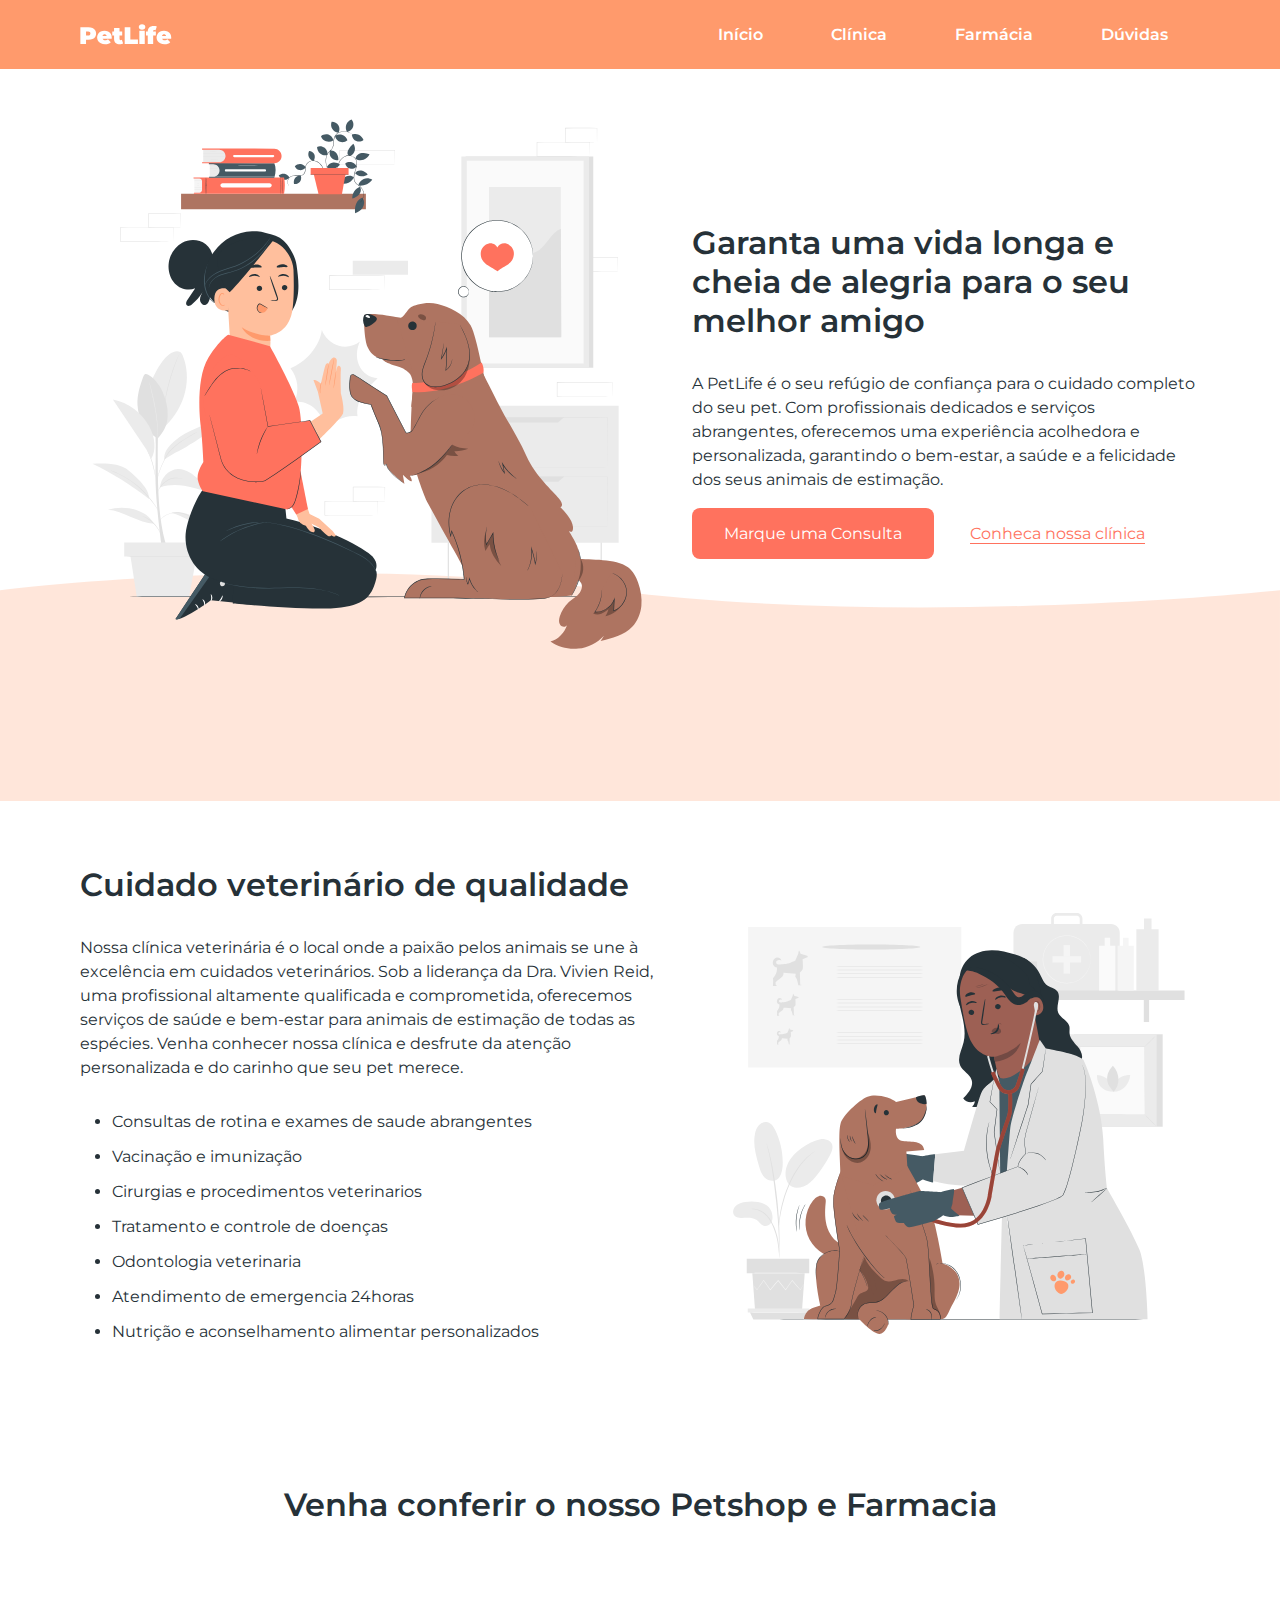
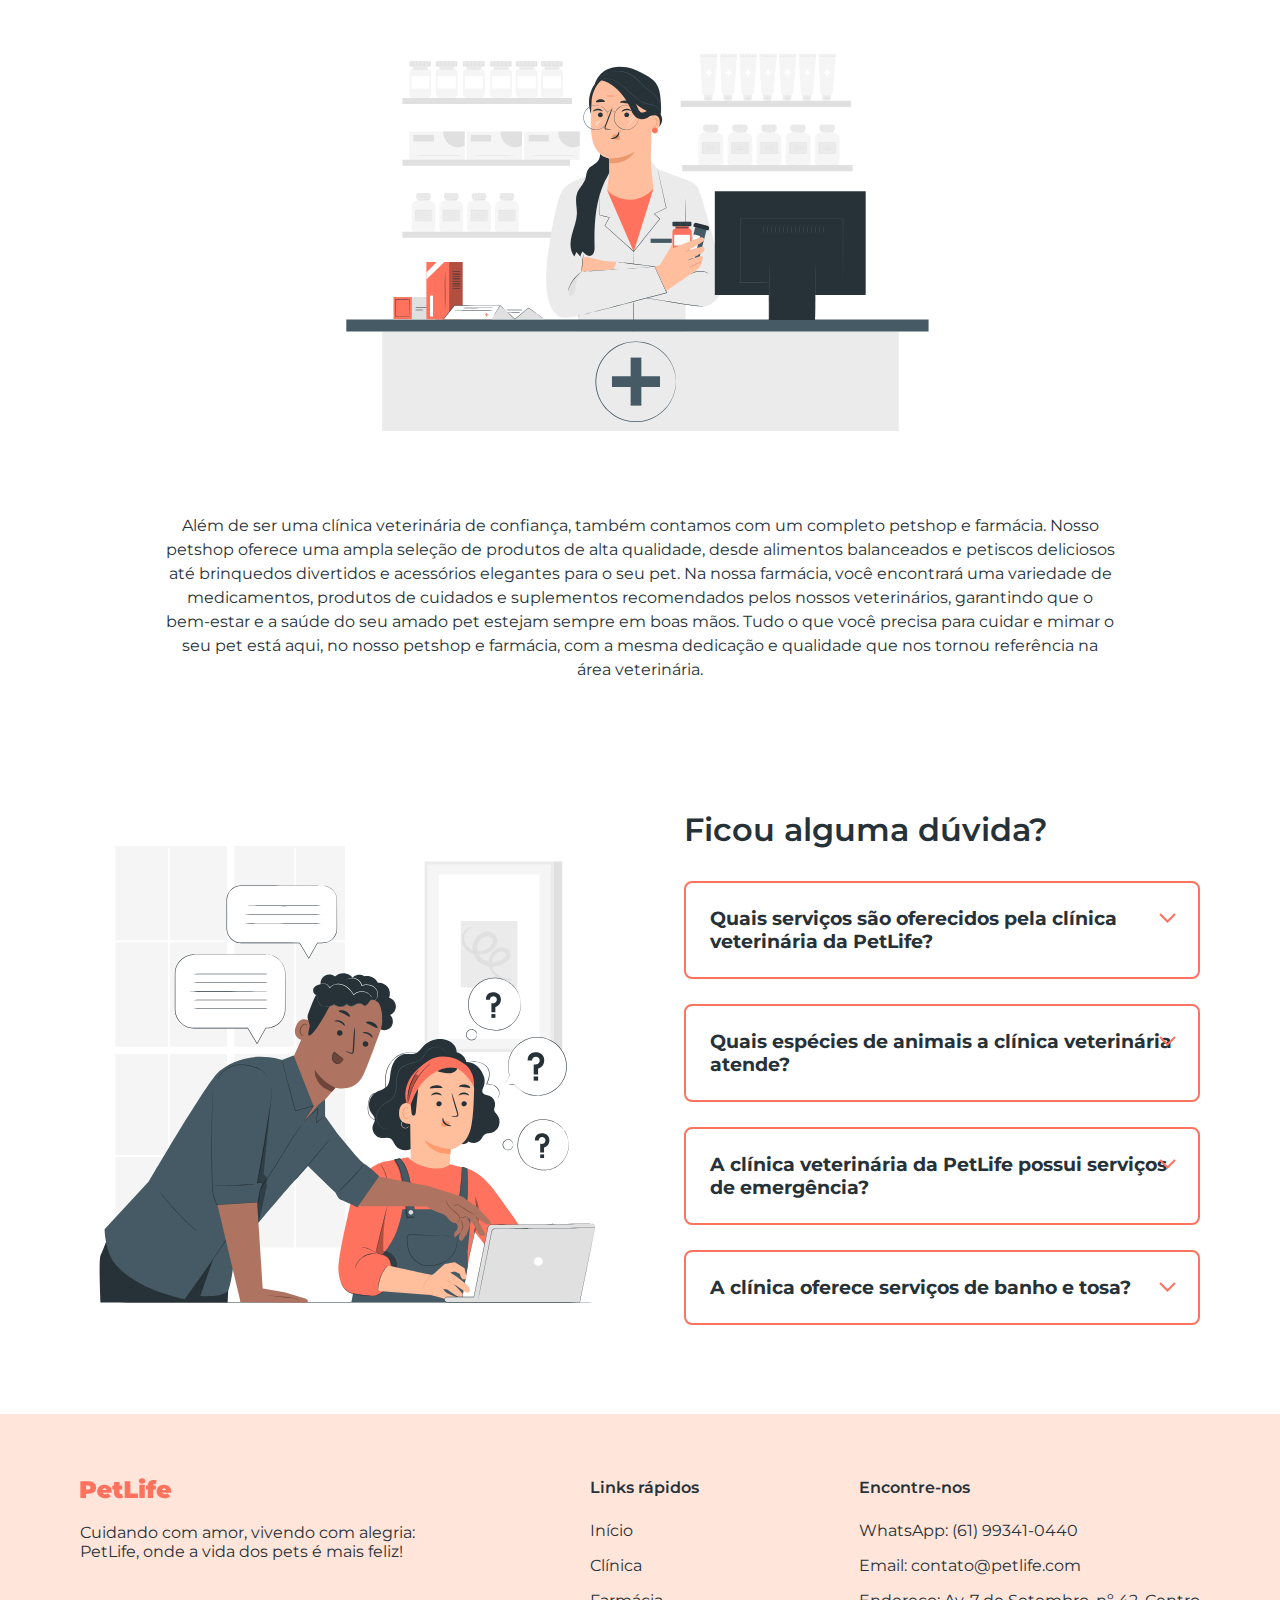
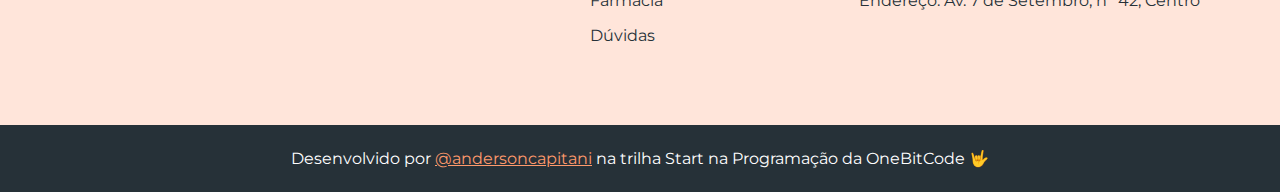
<file: 1 Programa/index.html>
<html>

<head>
    <link rel="shortcut icon" href="favicon.ico" type="image/x-icon">
    <title>PetLife</title>
    <meta name:"description" content="Garanta uma vida longa e cheia de alegria para o seu melhor amigo">

    <link rel="stylesheet" href="index.css">
    <link rel="preconnect" href="https://fonts.googleapis.com">
    <link rel="preconnect" href="https://fonts.gstatic.com" crossorigin>
    <link href="https://fonts.googleapis.com/css2?family=Montserrat:wght@400;600&display=swap" 
    rel="stylesheet">
</head>
    
<body>
    <header>
        <a href:"index.html">
            <img src="Start 2.0/logo-white.svg" alt="PetLife">
        </a>
    
        <nav>
            <a href="#inicio">Início</a>
            <a href="#clinica">Clínica</a>
            <a href="#farmacia">Farmácia</a>
            <a href="#duvidas">Dúvidas</a>
         </nav>
    </header>

    <main>
        <section id="inicio">
         <img src="Start 2.0/start-img.svg" alt="" width="580" height="580">

         <div>
            <h1>Garanta uma vida longa e cheia de alegria para o seu melhor amigo</h1>
            <p class="paragrafo">A PetLife é o seu refúgio de confiança para o cuidado completo do seu pet. Com profissionais dedicados e serviços abrangentes, oferecemos uma experiência acolhedora e personalizada, garantindo o bem-estar, a saúde e a felicidade dos seus animais de estimação. </p>
            <a class="butom" href="https://wa.me/5561993410440" target="_blank">Marque uma Consulta</a>
            <a class="butomtransparente" href="#clinica">Conheca nossa clínica</a>
         </div>

         <img class="absolut" src="Start 2.0/shape.svg" alt="">
        </section>

        <section id="clinica">
            <div>
                <h2>Cuidado veterinário de qualidade</h2>
                <p class="paragrafo">Nossa clínica veterinária é o local onde a paixão pelos animais se une à excelência em cuidados veterinários. Sob a liderança da Dra. Vivien Reid, uma profissional altamente qualificada e comprometida, oferecemos serviços de saúde e bem-estar para animais de estimação de todas as espécies. Venha conhecer nossa clínica e desfrute da atenção personalizada e do carinho que seu pet merece.
                </p>
                <ul>
                    <li>Consultas de rotina e exames de saude abrangentes</li>
                    <li>Vacinação e imunização</li>
                    <li>Cirurgias e procedimentos veterinarios</li>
                    <li>Tratamento e controle de doenças</li>
                    <li>Odontologia veterinaria</li>
                    <li>Atendimento de emergencia 24horas</li>
                    <li>Nutrição e aconselhamento alimentar personalizados</li>
                </ul>
            </div>
        

            <img src="Start 2.0/clinic-img.svg" alt="" width="480" height="480" loading="lazy">
        </section>

        <section id="farmacia">
            <div>
                <h2>Venha conferir o nosso Petshop e Farmacia</h2>
                <img src="Start 2.0/shop-img.svg" alt="" width="645" heigth="430" loading="lazy">
                <p class="paragrafo">Além de ser uma clínica veterinária de confiança, também contamos com um completo petshop e farmácia. Nosso petshop oferece uma ampla seleção de produtos de alta qualidade, desde alimentos balanceados e petiscos deliciosos até brinquedos divertidos e acessórios elegantes para o seu pet. Na nossa farmácia, você encontrará uma variedade de medicamentos, produtos de cuidados e suplementos recomendados pelos nossos veterinários, garantindo que o bem-estar e a saúde do seu amado pet estejam sempre em boas mãos. Tudo o que você precisa para cuidar e mimar o seu pet está aqui, no nosso petshop e farmácia, com a mesma dedicação e qualidade que nos tornou referência na área veterinária. 
                </p>
            </div>
        </section>

        <section id="duvidas">
            <img src="Start 2.0/faq-img.svg" alt="" width="540" height="540" loading="lazy">

            <div>
                <h2>Ficou alguma dúvida?</h2>
                
                <div class="duvida">
                    <h3>Quais serviços são oferecidos pela clínica veterinária da PetLife?</h3>
                    <img src="Start 2.0/arrow-down.svg" alt="">
                    <p class="paragrafo">
                        A clínica da PetLife oferece uma ampla gama de serviços, incluindo consultas de rotina, vacinação, cirurgias, tratamento de doenças, cuidados odontológicos, atendimento de emergência 24 horas, programas de prevenção de pulgas, carrapatos e vermes, entre outros. Nosso objetivo é fornecer cuidados abrangentes e personalizados para garantir a saúde e o bem-estar do seu pet.
                    </p>
                </div>    

                <div class="duvida">
                    <h3>Quais espécies de animais a clínica veterinária atende?</h3>
                    <img src="Start 2.0/arrow-down.svg" alt="">
                    <p class="paragrafo">
                        A clínica veterinaria da Petlife atende animais de estimação de todas as espécies, incluindo cães, gatos, pássaros, roedores e répeteis. nossos profissionais possuem conhecimento e experiência para cuidar de diferentes tipos de animais, oferecendo um atendimento especializado e dedicado a cada um deles.
                    </p>
                </div>    

                <div class="duvida">
                    <h3>A clínica veterinária da PetLife possui serviços de emergência?</h3>
                    <img src="Start 2.0/arrow-down.svg" alt="">
                    <p class="paragrafo">
                        Sim, a clínica veterinária da Petlife oferece serviços de emergência 24 horas. Se o seu animal de estimação precisar de atendimento veterinário imediato fora do horário de expediente, nossa equipe está pronta para ajudar, fornecendo cuidados urgentes e tratamento adequado para garantir o bem-estar do seu pet.
                    </p>
                </div>  

                <div class="duvida">
                    <h3>A clínica oferece serviços de banho e tosa?</h3>
                    <img src="Start 2.0/arrow-down.svg" alt="">
                    <p class="paragrafo">
                        Sim, a clínica veterinária da PetLife oferece serviços profissionais de banho e tosa. Nossa equipe de profissionais experientes garante que seu pet receva cuidados adequados, usando produtos de alta qualidade e técnicas seguras. o banho e tosa ajudam a manter a higiene, a saúde da pele e pelagem do seu pet, além proporcionar uma experiência relaxante e agradável para eles.
                    </p>
                </div>  
            </div>
        </section>
    </main>

    <footer>
        <div>
            <img src="Start 2.0/logo.svg" alt="PetLife">
            <p>Cuidando com amor, vivendo com alegria: PetLife, onde a vida dos pets é mais feliz!</p>
        </div>

        <div>
            <strong class="titulo">Links rápidos</strong>
            <nav>
                <a href="#inicio">Início</a>
                <a href="#clinica">Clínica</a>
                <a href="#farmacia">Farmácia</a>
                <a href="#duvidas">Dúvidas</a>
            </nav>
        </div>

        <div>
            <strong class="titulo">Encontre-nos</strong>
            <p>WhatsApp: <a href="https://wa.me/5561993410440" target="_blank">(61) 99341-0440</a></p>
            <p>Email: <a href="mailto:contato@petlife.com">contato@petlife.com</a></p>
            <p>Endereço: Av. 7 de Setembro, nº 42, Centro</p>
        </div>
    </footer>
    <div id="copyright">
        Desenvolvido por <a href="https://www.linkedin.com/in/anderson-luiz-capitani-41b01118a">@andersoncapitani</a> na trilha Start na Programação da OneBitCode 
        &#x1F91F;
    </div>
    <script src="index.js"></script> 
</body>

</html>
</file>
<file: 1 Programa/index.css>
* {
    box-sizing: border-box;
    font-family: 'Montserrat', sans-serif;
    margin: 0;
    padding: 0;
}

body {
    color: #263138;
}

header {
    background-color: #ff9a6c;
    display: flex;
    align-items: center;
    justify-content: space-between;
    padding-left: 80px;
    padding-right: 80px;
    padding-top: 24px;
    padding-bottom: 24px;
}

header nav a {
    color: #FFFFFF;
    font-weight: 600;
    padding: 32px;
    text-decoration: none;
}

#inicio {
    display: flex;
    align-items: center;
    gap: 32px;
    /* topo, direita, baixo, esquerda */
    padding: 24px 80px 128px 80px;
    position: relative;
}

h1,
h2 {
    font-weight: 600;
    font-size: 32px;
    margin-bottom: 32px;

}

.paragrafo {
    line-height: 150%;
    margin-bottom: 32px;
}

.butom {
    background-color: #ff725e;
    padding: 16px 32px;
    color: #ffffff;
    border-radius: 8px;
    text-decoration: none;
}

.butomtransparente {
    background-color: transparent;
    color: #ff725e;
    padding: 16px 32px;
    text-underline-offset: 4px;   
}

.absolut {
    position: absolute;
    bottom: 0;
    left: 0;
    width: 100%;
    z-index: -10;
}

#clinica {
    display: flex;
    align-items: center;
    gap: 64px;
    padding: 64px 80px;
}

#clinica li {
    margin-bottom: 16px;
    margin-left: 32px;
}

#farmacia {
    padding: 64px 80px;
    text-align: center;
}

#farmacia img {
    margin: 64px auto;
}

#farmacia .paragrafo {
    max-width: 950px;
    margin: 0 auto;
}

#duvidas {
    display: flex;
    align-items: center;
    gap: 64px;
    padding: 64px 80px;
}

.duvida {
    position: relative;
}

.duvida h3 {
    border: solid 2px #ff725e;
    border-radius: 8px;
    cursor: pointer;
    padding: 24px;
}

.duvida img {
    position: absolute;
    top: 32px;
    right: 24px;
}

.duvida .paragrafo {
    border-right: 1px solid #ff725e;
    border-bottom: 1px solid #ff725e;
    border-left: 1px solid #ff725e;
    border-radius: 0 0 8px 8px;
    margin-top: -8;
    padding: 0 24px;
    height: 0;
    opacity: 0;
    overflow: hidden;
    transition: .2s;
}

.duvida.ativa .paragrafo {
    height: fit-content;
    opacity: 1;
    padding: 24px;
}


footer {
    background-color: rgba(255, 152, 108, 0.25);
    display: flex;
    justify-content: space-between;
    gap: 80px;
    padding: 64px 80px;
}

footer img,
footer .titulo {
    display: block;
    font-weight: 600;
    margin-bottom: 24px;
}

footer nav a {
    color: #263138;
    display: block;
    margin-bottom: 16px;
    text-decoration: none;
    
}

footer p {
    margin-bottom: 16px;
    max-width: 350px;
}

footer p a {
    color: #263138;
    text-decoration: none;
}

#copyright {
    background-color: #263138;
    color: #FFFFFF;
    padding: 24px;
    text-align: center;
}

#copyright a {
    color: #ff9a6c;
}
</file>
